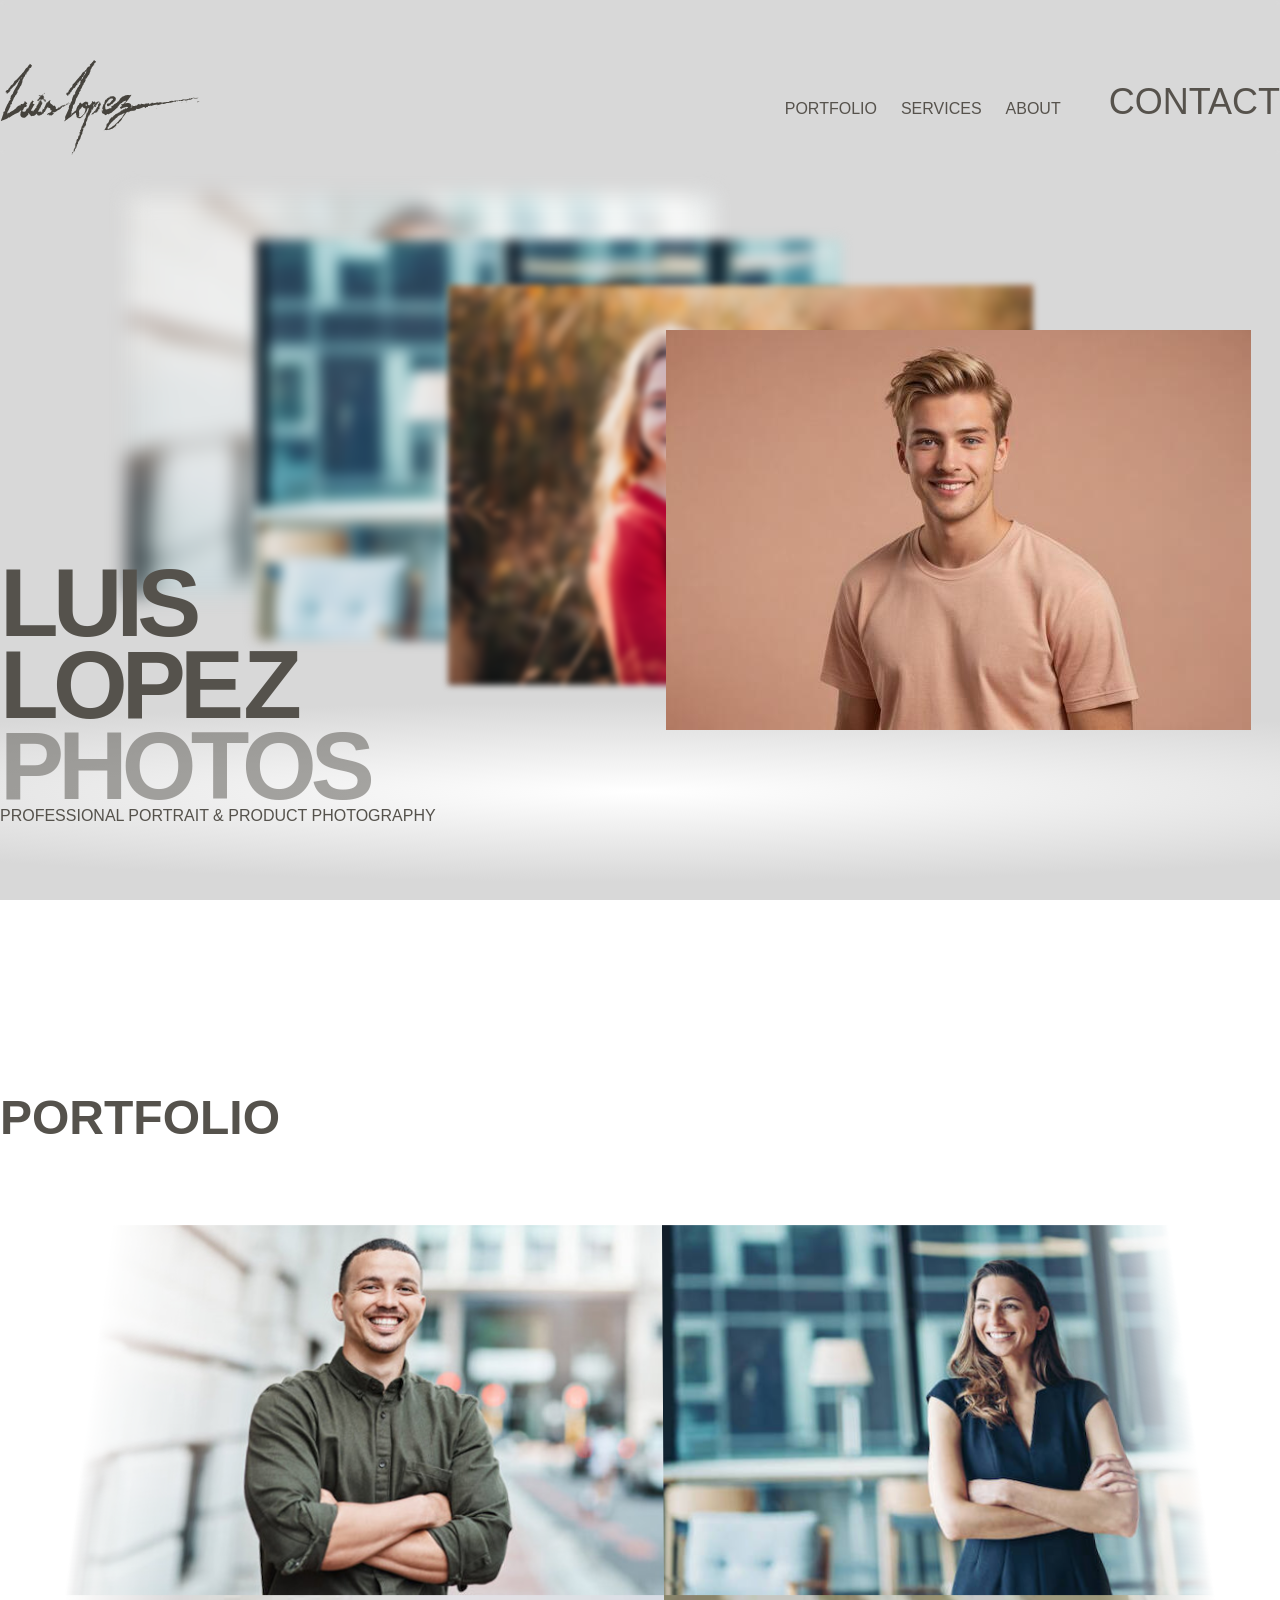
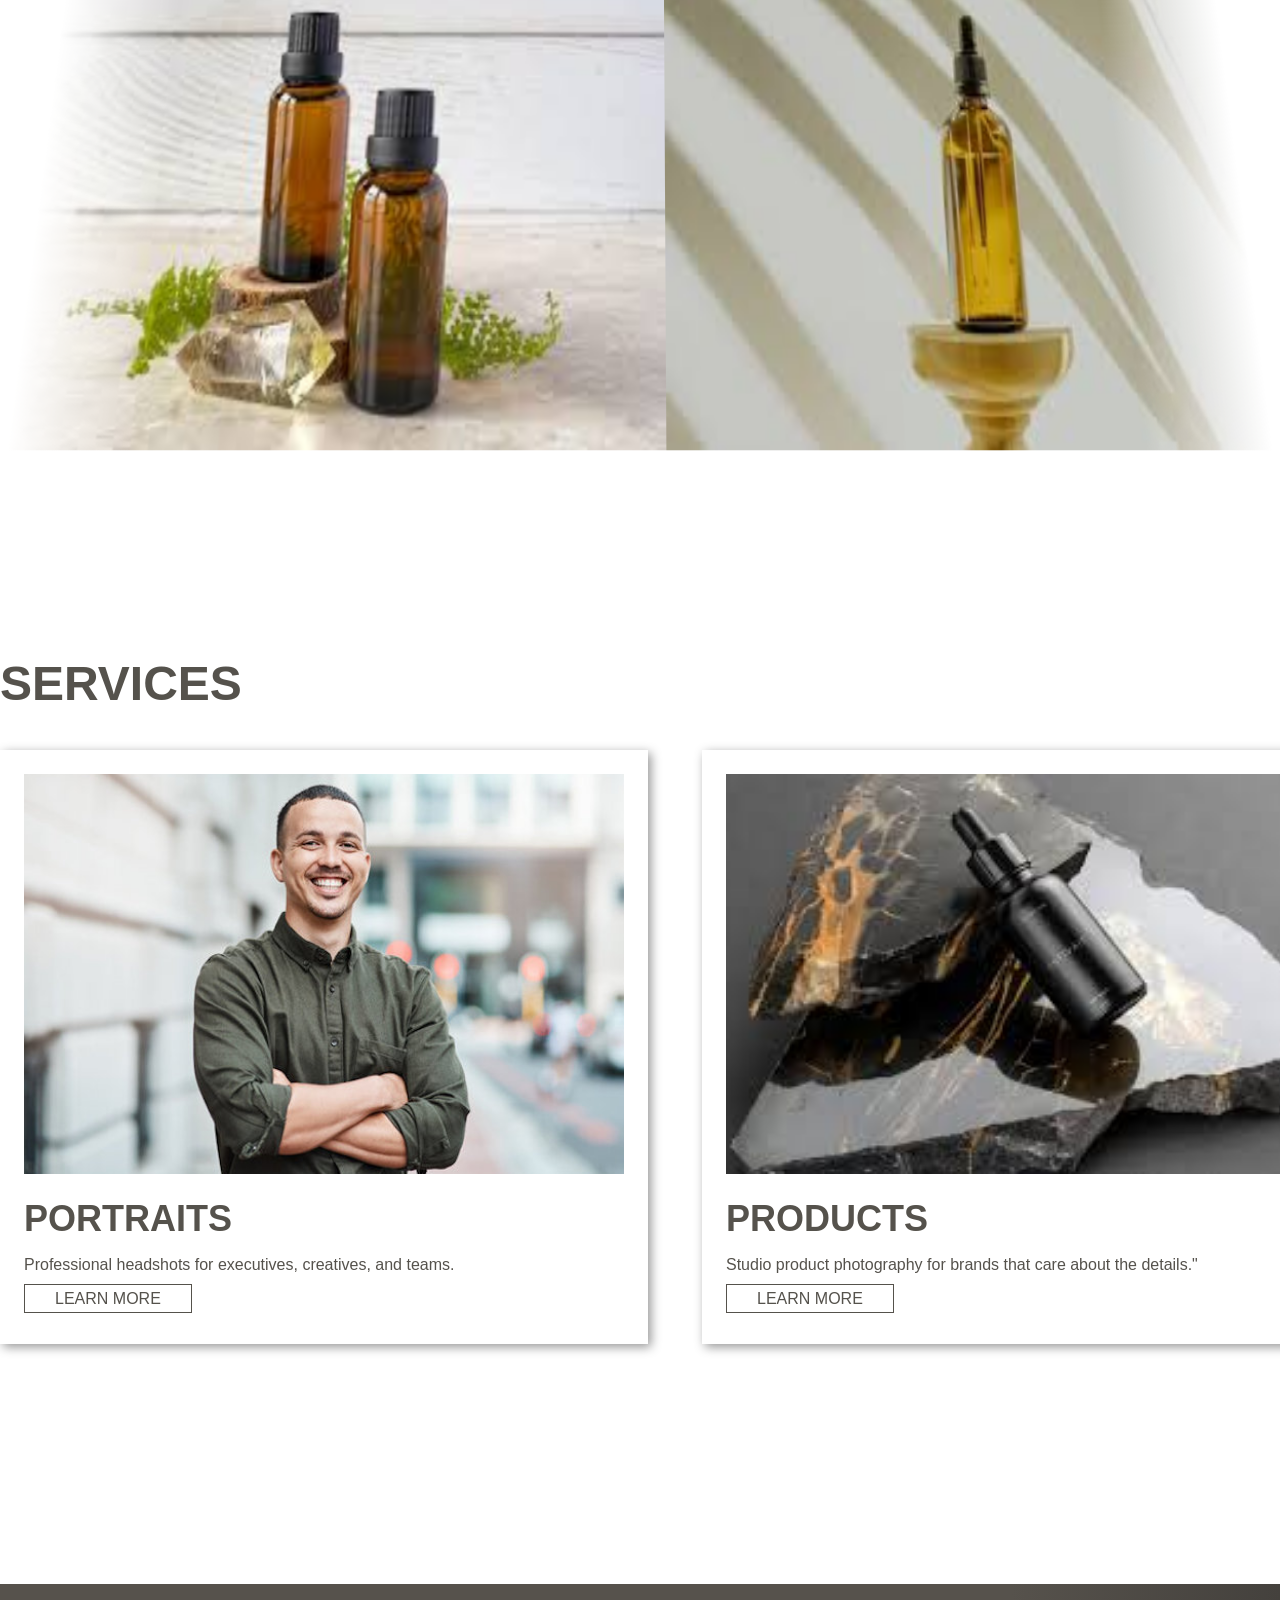
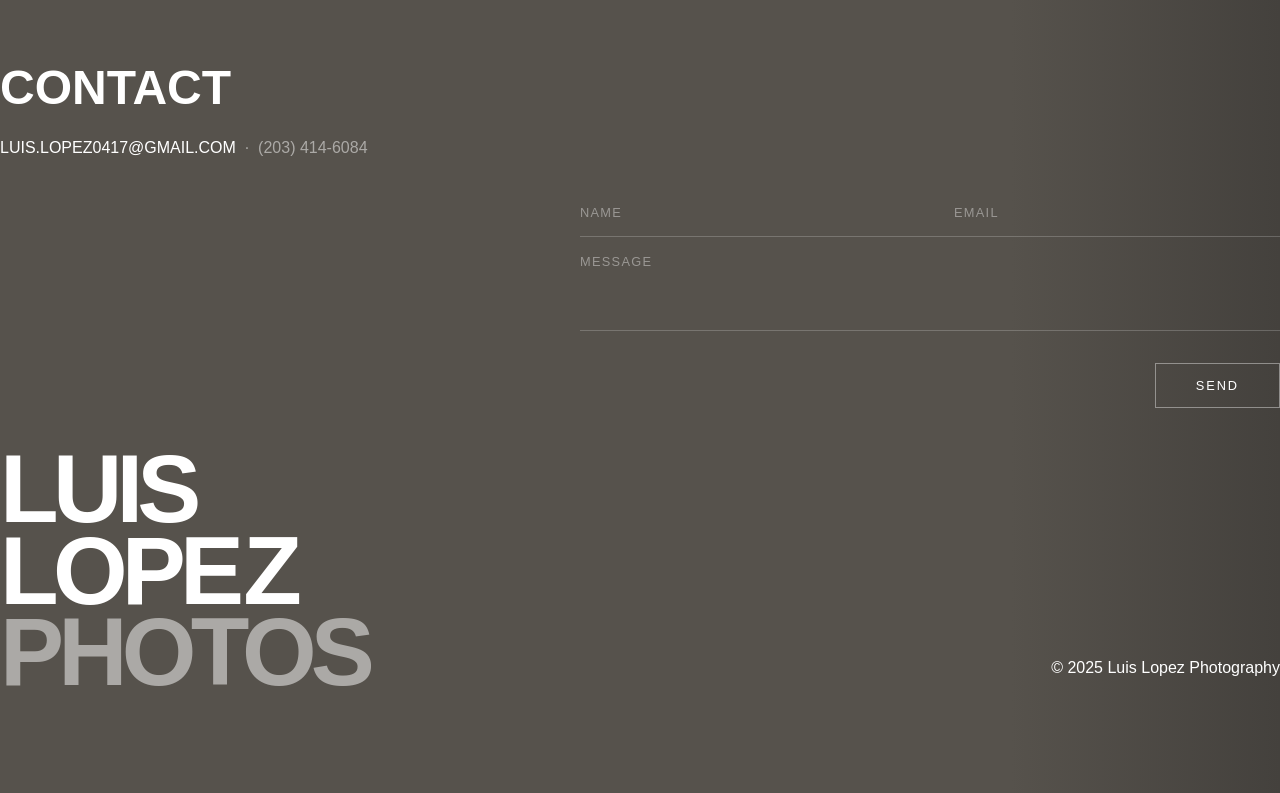
<file: index.html>
<!DOCTYPE html>
<html lang="en">
  <head>
    <meta charset="UTF-8" />
    <meta name="viewport" content="width=device-width, initial-scale=1.0" />
    <meta name="description" content="Your page description here" />
    <title>Luis Lopez Photos</title>
    <link rel="stylesheet" href="css/styles.css" />
  </head>
  <body>
    <header>
      <div class="container">
        <img class="logo" src="images/logo-mark.svg" alt="Luis Lopez Photography Logo">
        <div class="header-right">
          <nav aria-label="primary">
            <ul>
              <li><a href="portfolio/index.html">PORTFOLIO</a></li>
              <li><a href="services/index.html">SERVICES</a></li>
              <li><a href="about/index.html">ABOUT</a></li>
            </ul>
          </nav>
          <a href="#contact" class="header-cta">CONTACT</a>
        </div>
      </div>
    </header>
    <main>
      <section class="hero">
        <div class="container">
          <div class="hero-text">
            <h1>LUIS<br>LOPE<span class="kern-z">Z</span><br><span class="title-contrast">PHOTOS</span></h1>
            <p>PROFESSIONAL PORTRAIT &amp; PRODUCT PHOTOGRAPHY</p>
          </div>
          <div class="hero-images">
            <img src="images/1.jpg" alt="Hero Image 1" class="hero-image hero-image1">
            <img src="images/2.jpg" alt="Hero Image 2" class="hero-image hero-image2">
            <img src="images/3.jpg" alt="Hero Image 3" class="hero-image hero-image3">
            <img src="images/4.jpg" alt="Hero Image 4" class="hero-image hero-image4">
          </div>
        </div>
      </section>
      <section class="portfolio" id="portfolio">
        <div class="container">
          <h2>PORTFOLIO</h2>
        </div>
          <div class="portfolio-gallery">
            <div class="portfolio-portrait-gallery">
              <img src="images/1.jpg" alt="Portrait 1">
              <img src="images/2.jpg" alt="Portrait 2"> 
              <img src="images/3.jpg" alt="Portrait 3">
              <img src="images/1.jpg" alt="Portrait 1">
              <img src="images/2.jpg" alt="Portrait 2"> 
              <img src="images/3.jpg" alt="Portrait 3">
            </div>
            <div class="portfolio-product-gallery">
              <img src="images/7.jpg" alt="Product 1">
              <img src="images/8.jpg" alt="Product 2">
              <img src="images/9.jpg" alt="Product 3">
              <img src="images/10.jpg" alt="Product 1">
              <img src="images/7.jpg" alt="Product 2">
              <img src="images/8.jpg" alt="Product 3">
              <img src="images/7.jpg" alt="Product 1">
              <img src="images/8.jpg" alt="Product 2">
              <img src="images/9.jpg" alt="Product 3">
              <img src="images/10.jpg" alt="Product 1">
              <img src="images/7.jpg" alt="Product 2">
              <img src="images/8.jpg" alt="Product 3">
            </div>
          </div>
      </section>
      <section class="services" id="services">
        <div class="container">
          <h2>SERVICES</h2>
          <div class="cards">
            <div class="card">
              <div class="img-container">
                <img src="images/1.jpg" alt="Portrait session">
              </div>
              <h3 class="card-title">PORTRAITS</h3>
              <p>Professional headshots for executives, creatives, and teams.</p>
  <a class="learn-more" href="services/index.html#portraits">LEARN MORE</a>
            </div>
            <div class="card">
              <div class="img-container">
                <img src="images/10.jpg" alt="Portrait session">
              </div>
              <h3 class="card-title">PRODUCTS</h3>
              <p>Studio product photography for brands that care about the details."</p>
  <a class="learn-more" href="services/index.html#products">LEARN MORE</a>
            </div>
          </div>
        </div>
      </section>
      <section class="contact" id="contact">
        <div class="container">
          <h2>CONTACT</h2>
          <a href="mailto:hello@luislopezphoto.com">LUIS.LOPEZ0417@GMAIL.COM</a>
          <p>&nbsp;· &nbsp;(203) 414-6084</p>
          <form
            action='https://formspree.io/f/xqeydalv'
            method='POST'
            class="contact-form"
            >
              <input type="text" name="_gotcha" style="display:none"> <!-- honeypot -->
              <div class="form-row">
              <input type="text" name="name" placeholder="NAME" required>
              <input type="email" name="email" placeholder="EMAIL" required>
              </div>
              <textarea name="message" placeholder="MESSAGE" rows="4" required></textarea>
              <div class="form-submit">
              <button type="submit">SEND</button>
              </div>
            
          </form>
        </div>
      </section>
    </main>
    <footer>
      <div class="container">
        <div class="watermark">
          <p>LUIS<br>LOPE<span class="kern-z">Z</span><br><span class="title-contrast">PHOTOS</span></p>
        </div>
        <nav aria-label="footer">
          <p>© 2025 Luis Lopez Photography</p>
        </nav>
      </div>
    </footer>
  </body>
</html>
</file>
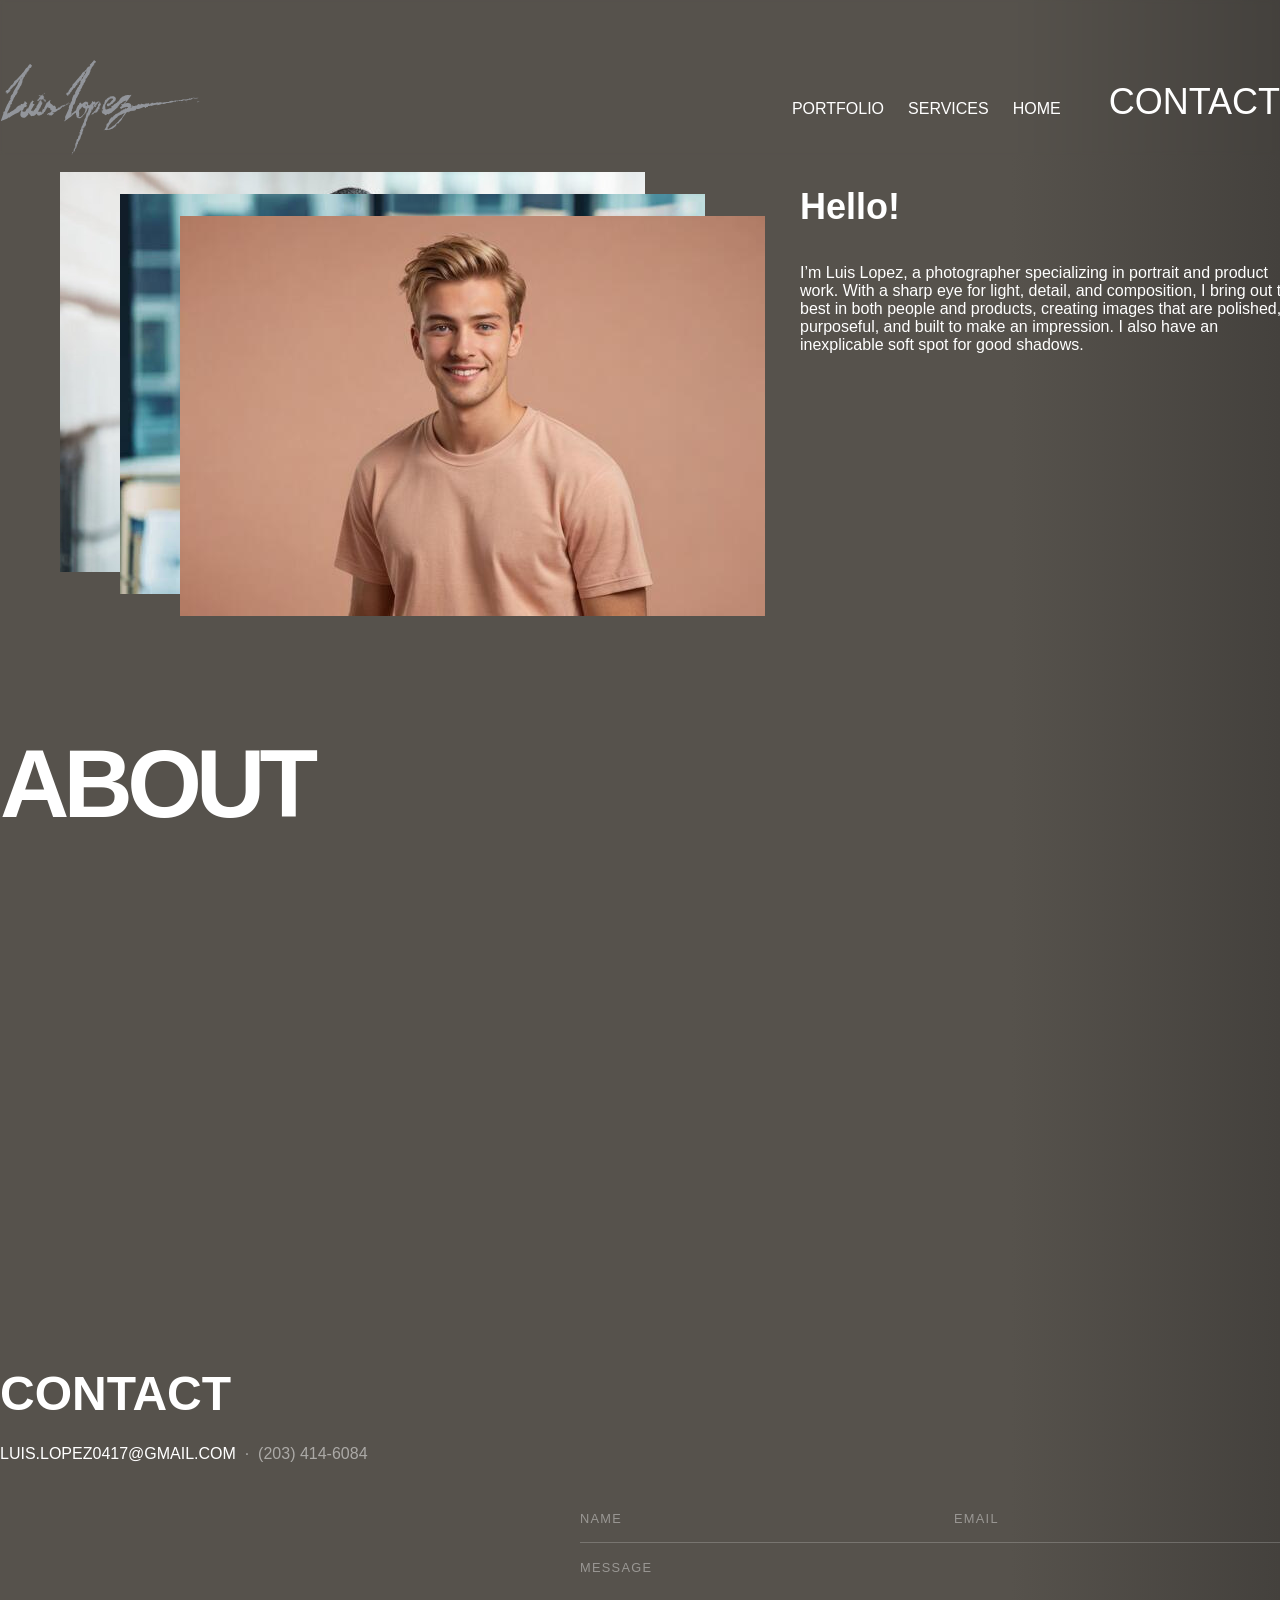
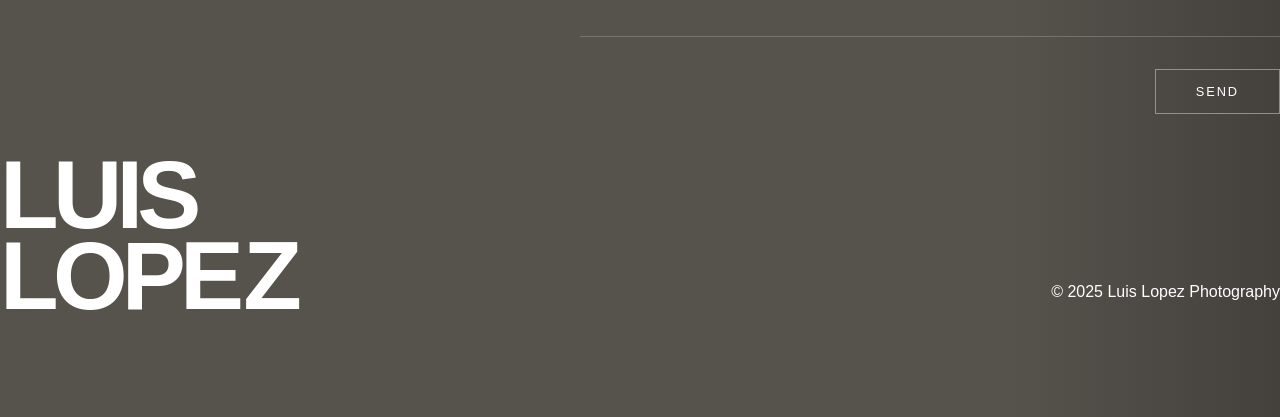
<file: about/index.html>
<!DOCTYPE html>
<html lang="en">
  <head>
    <meta charset="UTF-8" />
    <meta name="viewport" content="width=device-width, initial-scale=1.0" />
    <meta name="description" content="Your page description here" />
    <title>Luis Lopez About</title>
    <link rel="stylesheet" href="../css/styles.css" />
  </head>
  <body class="dark">
    <header>
      <div class="container">
        <img class="logo" src="../images/logo-mark.svg" alt="Luis Lopez Photography Logo">
        <div class="header-right">
          <nav aria-label="primary">
            <ul>
              <li><a href="../portfolio/index.html">PORTFOLIO</a></li>
              <li><a href="../index.html#services">SERVICES</a></li>
              <li><a href="../index.html">HOME</a></li>
            </ul>
          </nav>
          <a href="#contact" class="header-cta">CONTACT</a>
        </div>
      </div>
    </header>
    <main>
      <section class="hero">
        <div class="container">
          <div class="hero-text">
            <h1>ABOUT</h1>
          </div>
          <div class="picture-text-bio">
          <div class="bio-pics">
            <img src="../images/1.jpg" alt="Hero Image 1" class="bio-pic bio-pic1">
            <img src="../images/2.jpg" alt="Hero Image 2" class="bio-pic bio-pic2">
            <img src="../images/4.jpg" alt="Hero Image 4" class="bio-pic bio-pic4">
          </div>
          <div class="title-body-container bio">
        <h3>Hello!</h3>
        <p>I’m Luis Lopez, a photographer specializing in portrait and product work. With a sharp eye for light, detail, and composition, I bring out the best in both people and products, creating images that are polished, purposeful, and built to make an impression. I also have an inexplicable soft spot for good shadows.</p>
        </div>
        </div>
        </div>
      </section>
    </main>
    <section class="contact" id="contact">
        <div class="container">
          <h2>CONTACT</h2>
          <a href="mailto:hello@luislopezphoto.com">LUIS.LOPEZ0417@GMAIL.COM</a>
          <p>&nbsp;· &nbsp;(203) 414-6084</p>
          <form
            action='https://formspree.io/f/xqeydalv'
            method='POST'
            class="contact-form"
            >
              <input type="text" name="_gotcha" style="display:none"> <!-- honeypot -->
              <div class="form-row">
              <input type="text" name="name" placeholder="NAME" required>
              <input type="email" name="email" placeholder="EMAIL" required>
              </div>
              <textarea name="message" placeholder="MESSAGE" rows="4" required></textarea>
              <div class="form-submit">
              <button type="submit">SEND</button>
              </div>
            
          </form>
        </div>
      </section>
    </main>
    <footer>
      <div class="container">
        <div class="watermark">
          <p>LUIS<br>LOPE<span class="kern-z">Z</span></p>
        </div>
        <nav aria-label="footer">
          <p>© 2025 Luis Lopez Photography</p>
        </nav>
      </div>
    </footer>
  </body>
</html>
</file>
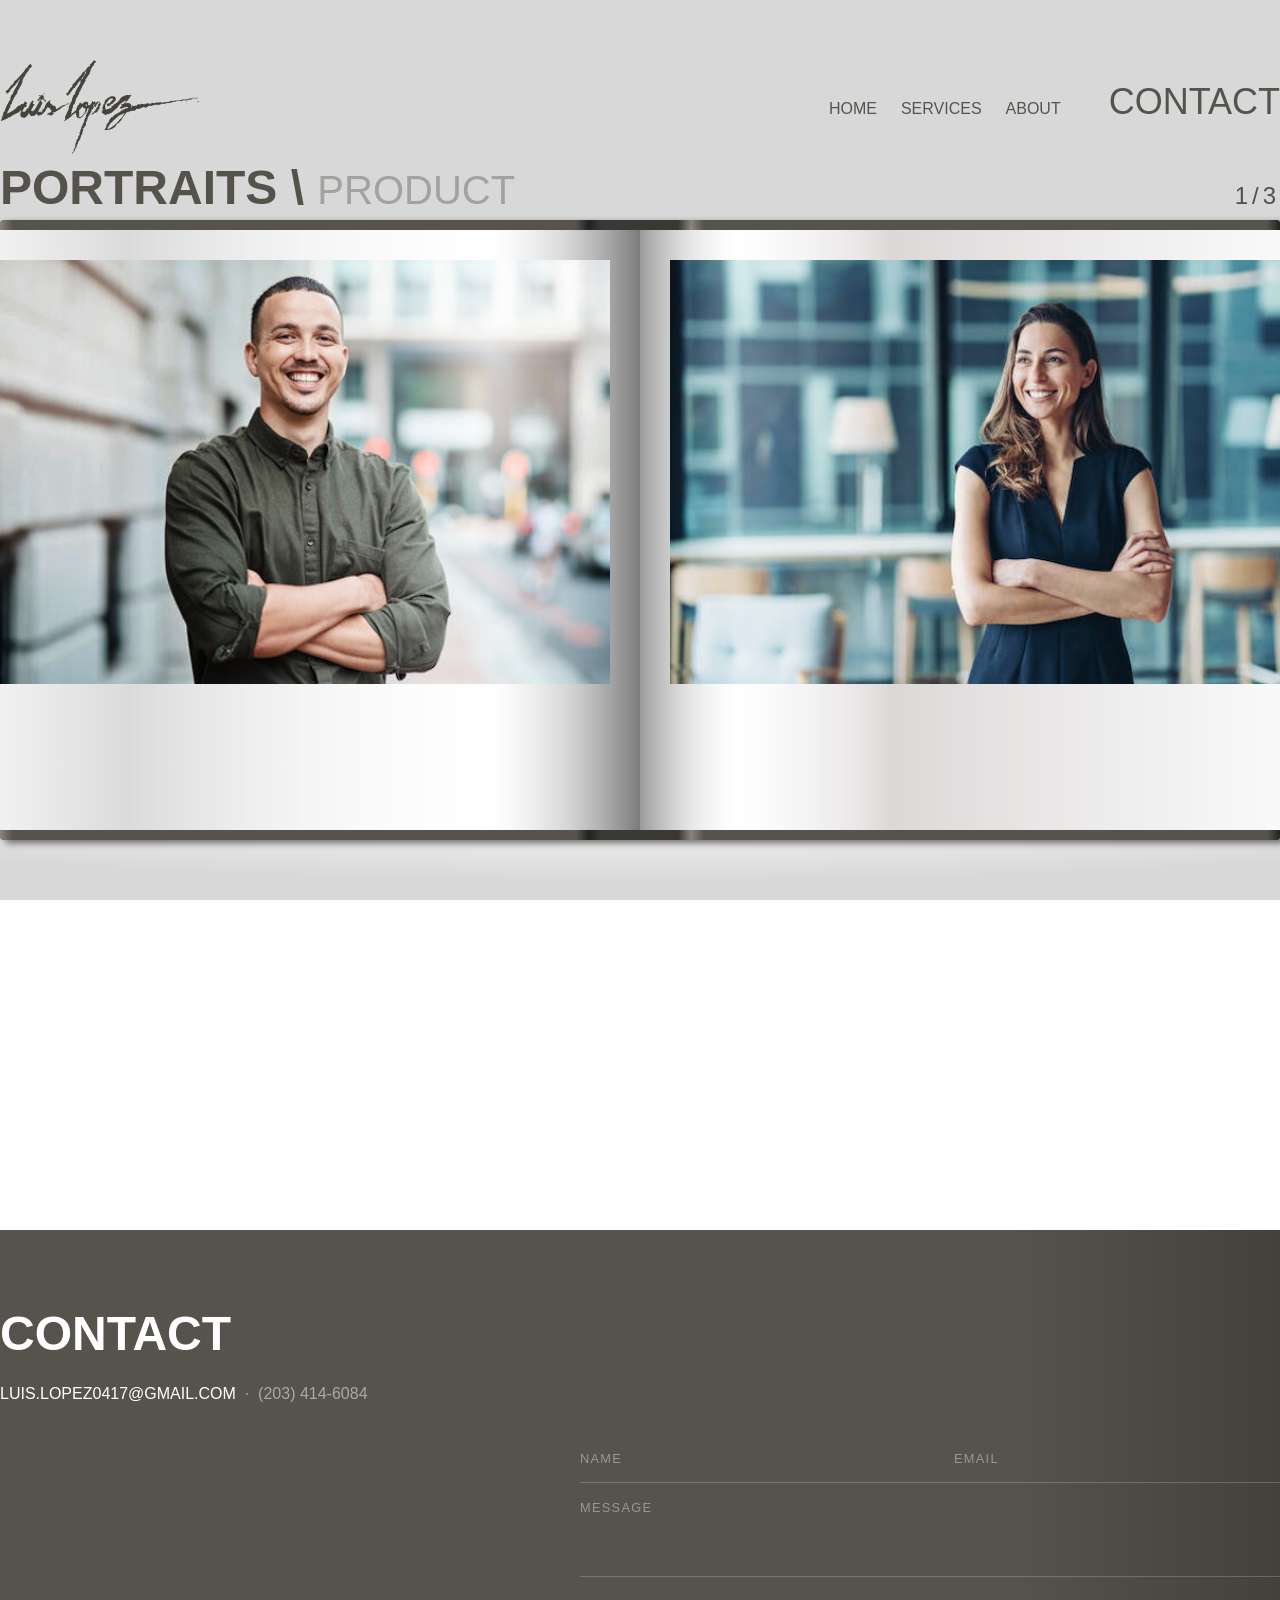
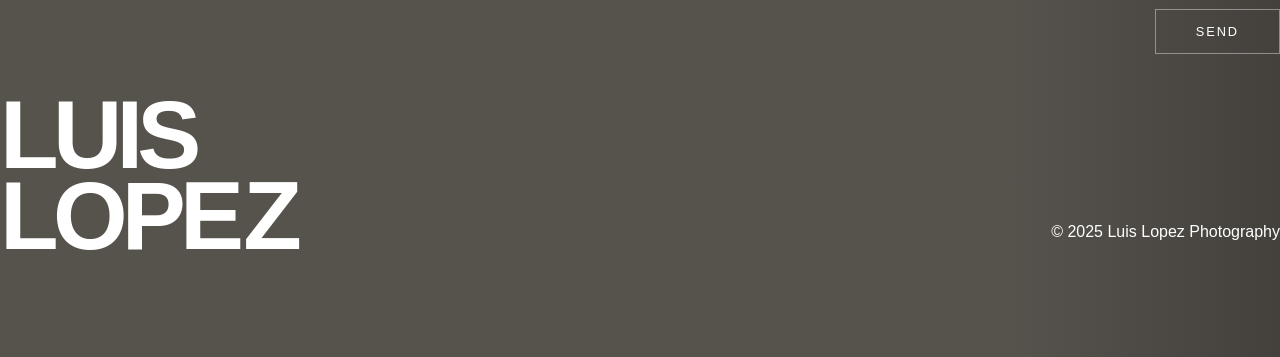
<file: portfolio/index.html>
<!DOCTYPE html>
<html lang="en">
  <head>
    <meta charset="UTF-8" />
    <meta name="viewport" content="width=device-width, initial-scale=1.0" />
    <meta name="description" content="Your page description here" />
    <title>Luis Lopez Portfolio</title>
    <link rel="stylesheet" href="../css/styles.css" />
  </head>
  <body>
  	<header>
      <div class="container">
        <img class="logo" src="../images/logo-mark.svg" alt="Luis Lopez Photography Logo">
        <div class="header-right">
          <nav aria-label="primary">
            <ul>
              <li><a href="../index.html">HOME</a></li>
              <li><a href="../services/index.html" >SERVICES</a></li>
              <li><a href="../about/index.html">ABOUT</a></li>
            </ul>
          </nav>
          <a href="#contact" class="header-cta">CONTACT</a>
        </div>
      </div>
    </header>
    <div class="albums">
    <div class="portfolio-header">
      <h2><span id="portraits-label" class="album-highlight">PORTRAITS</span> <span id="slash"> \ </span> <span id="product-label" class="album-dehighlight">PRODUCT</span></h2>
      <h4>01/05</h4>
    </div>
  	<div class="album">
  	  <div class="page-edge2"></div>
  	  <div class="page-edge1"></div>	
  	  <div class="page-1">
  		<img class="page-image1" src="../images/1.jpg" alt="photograph">
  	  </div>
  	  <div class="page-2">
  		<img class="page-image2" src="../images/2.jpg" alt="photograph">
  	  </div>
  	  <div class="page-edge1"></div>
  	  <div class="page-edge2"></div>
  	</div>
    </div>
  	<section class="contact" id="contact">
        <div class="container">
          <h2>CONTACT</h2>
          <a href="mailto:hello@luislopezphoto.com">LUIS.LOPEZ0417@GMAIL.COM</a>
          <p>&nbsp;· &nbsp;(203) 414-6084</p>
          <form
            action='https://formspree.io/f/xqeydalv'
            method='POST'
            class="contact-form"
            >
              <input type="text" name="_gotcha" style="display:none"> <!-- honeypot -->
              <div class="form-row">
              <input type="text" name="name" placeholder="NAME" required>
              <input type="email" name="email" placeholder="EMAIL" required>
              </div>
              <textarea name="message" placeholder="MESSAGE" rows="4" required></textarea>
              <div class="form-submit">
              <button type="submit">SEND</button>
              </div>
            
          </form>
        </div>
      </section>
    </main>
    <footer>
      <div class="container">
        <div class="watermark">
          <p>LUIS<br>LOPE<span class="kern-z">Z</span></p>
        </div>
        <nav aria-label="footer">
          <p>© 2025 Luis Lopez Photography</p>
        </nav>
      </div>
    </footer>
  </body>
  <script src="../js/main.js"></script>
</html>
</file>
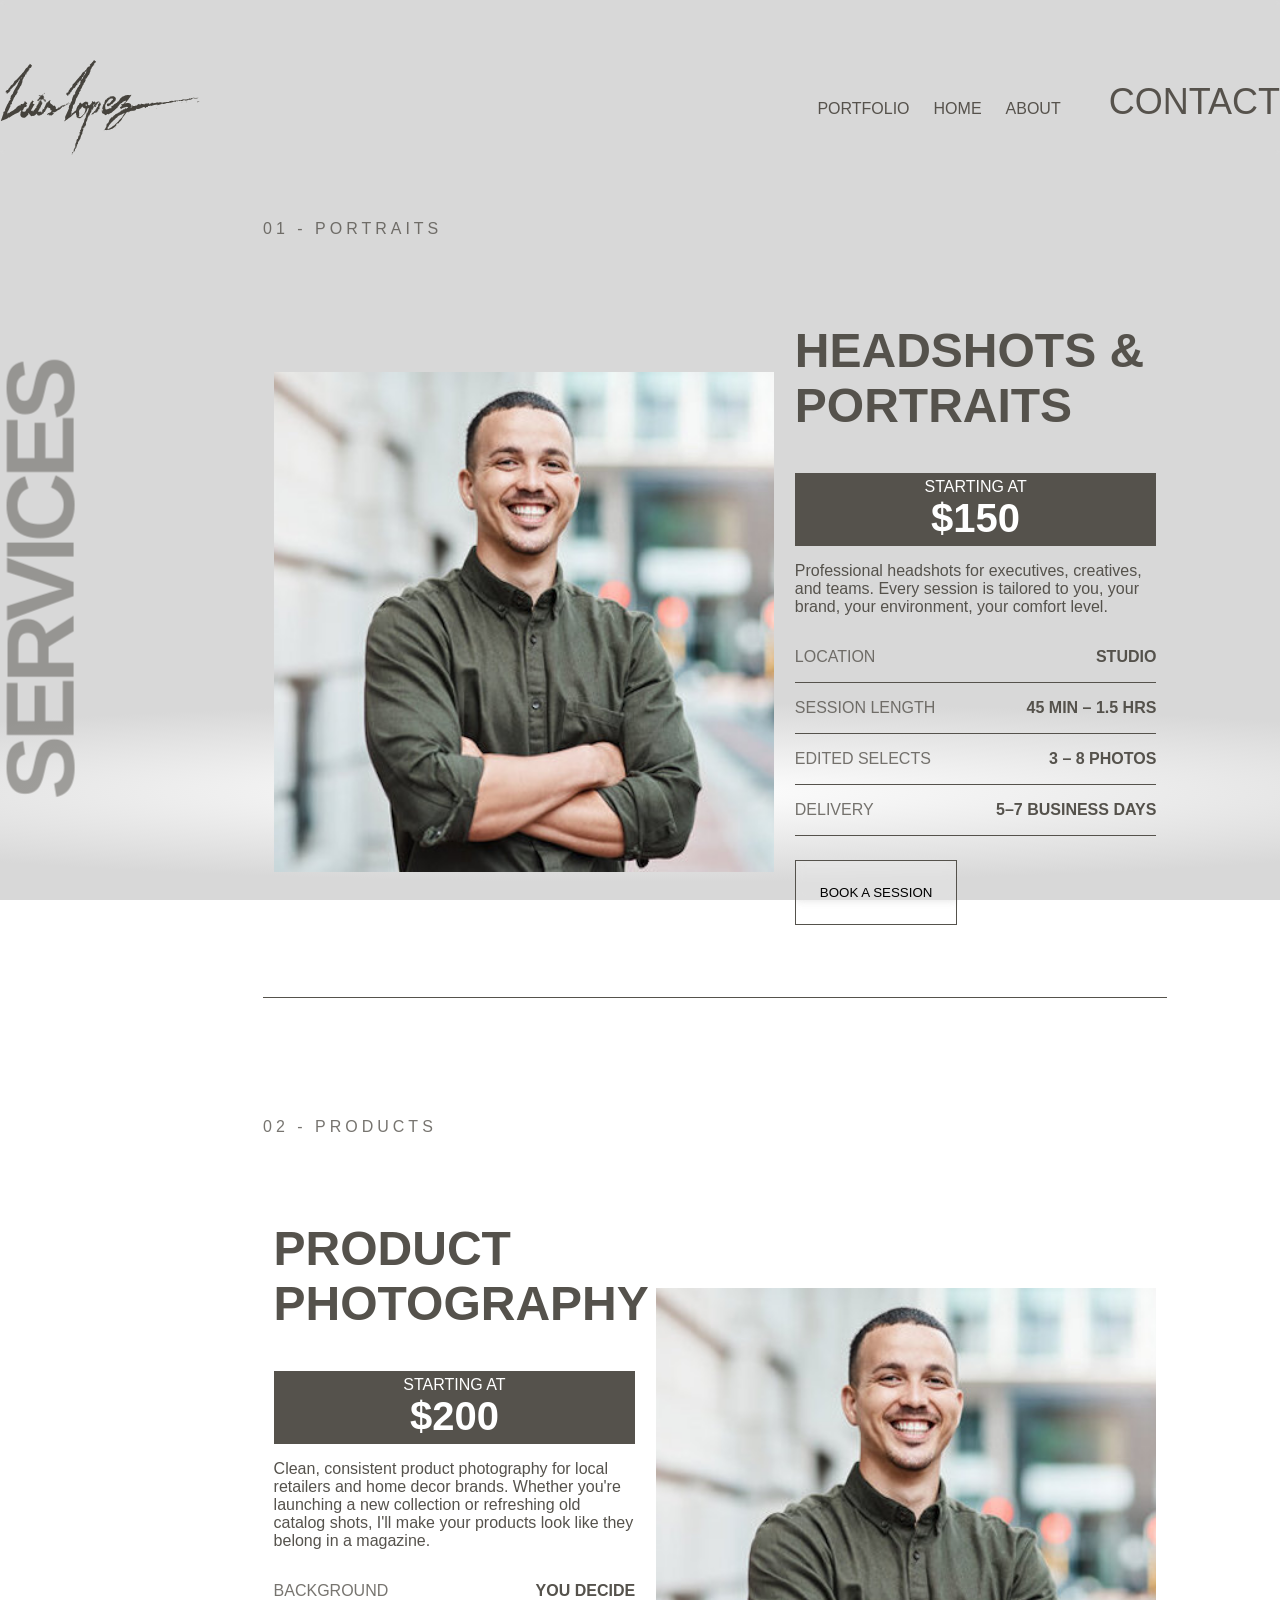
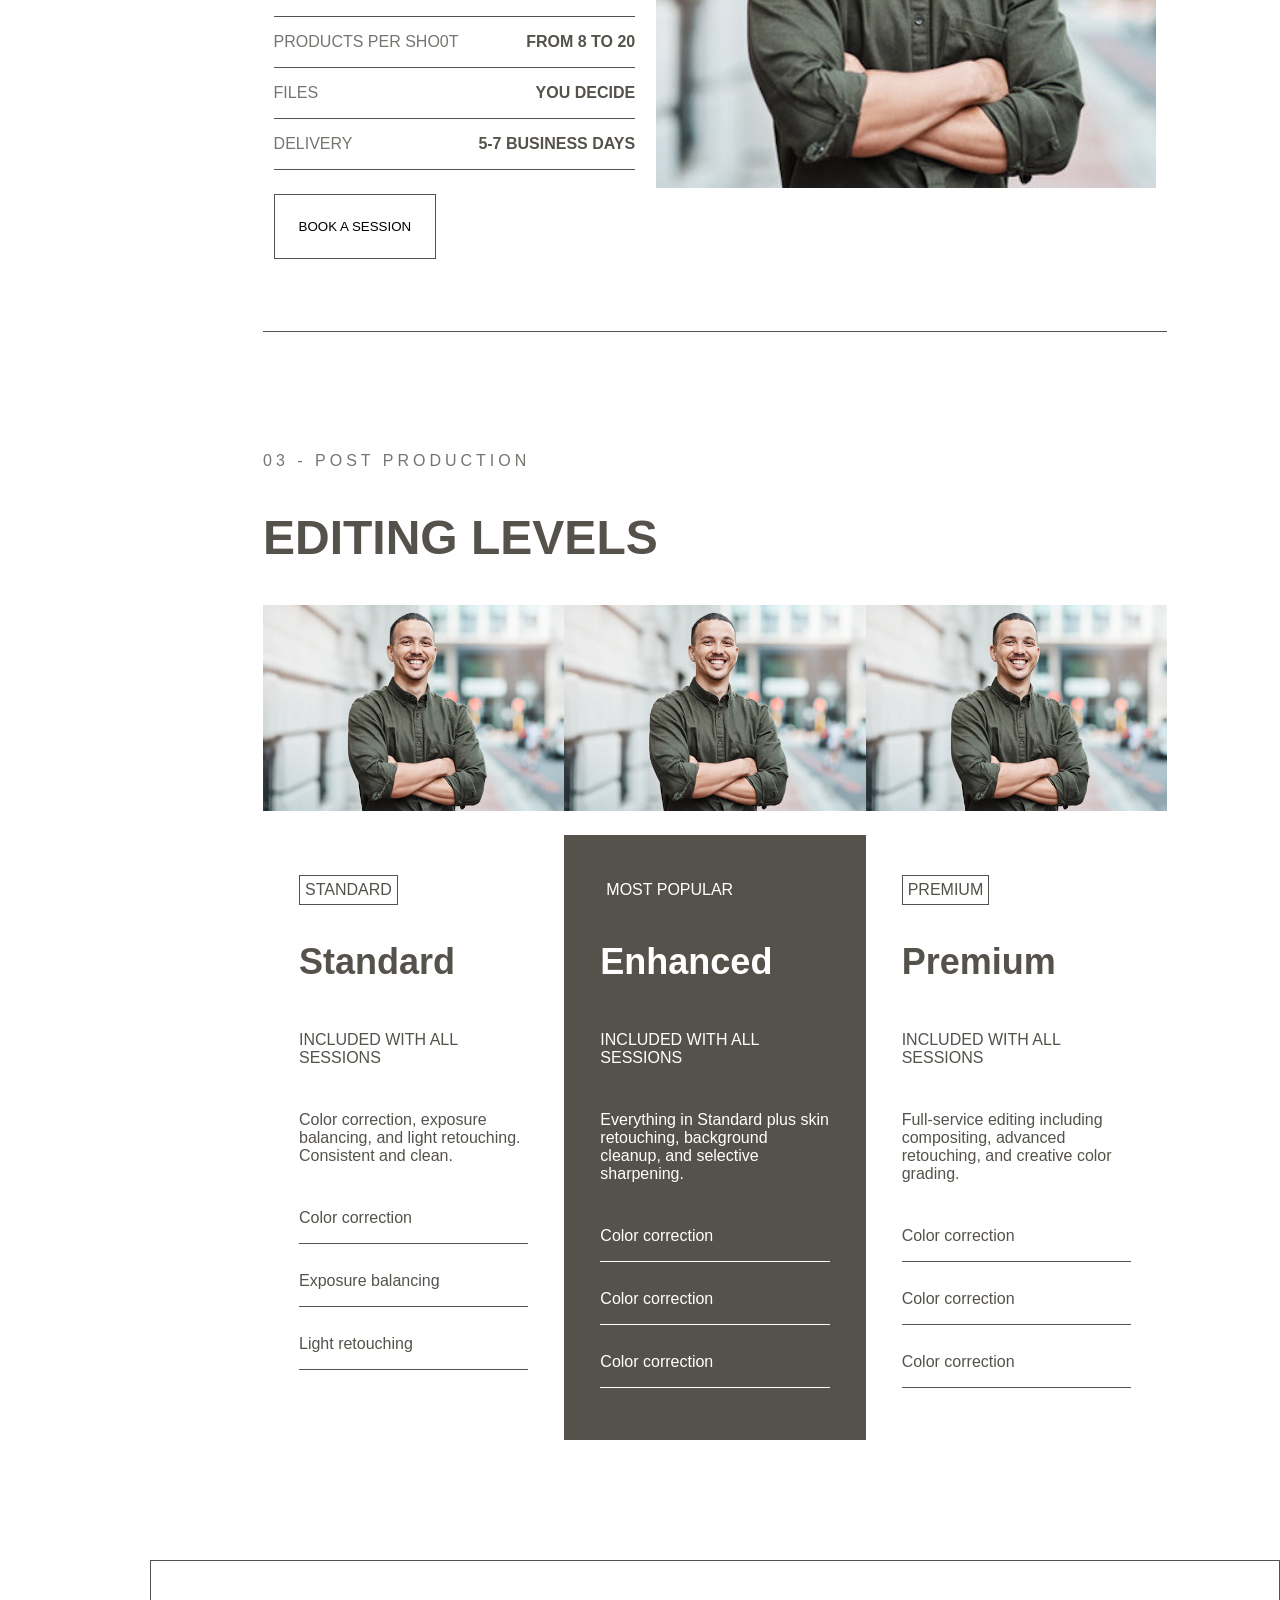
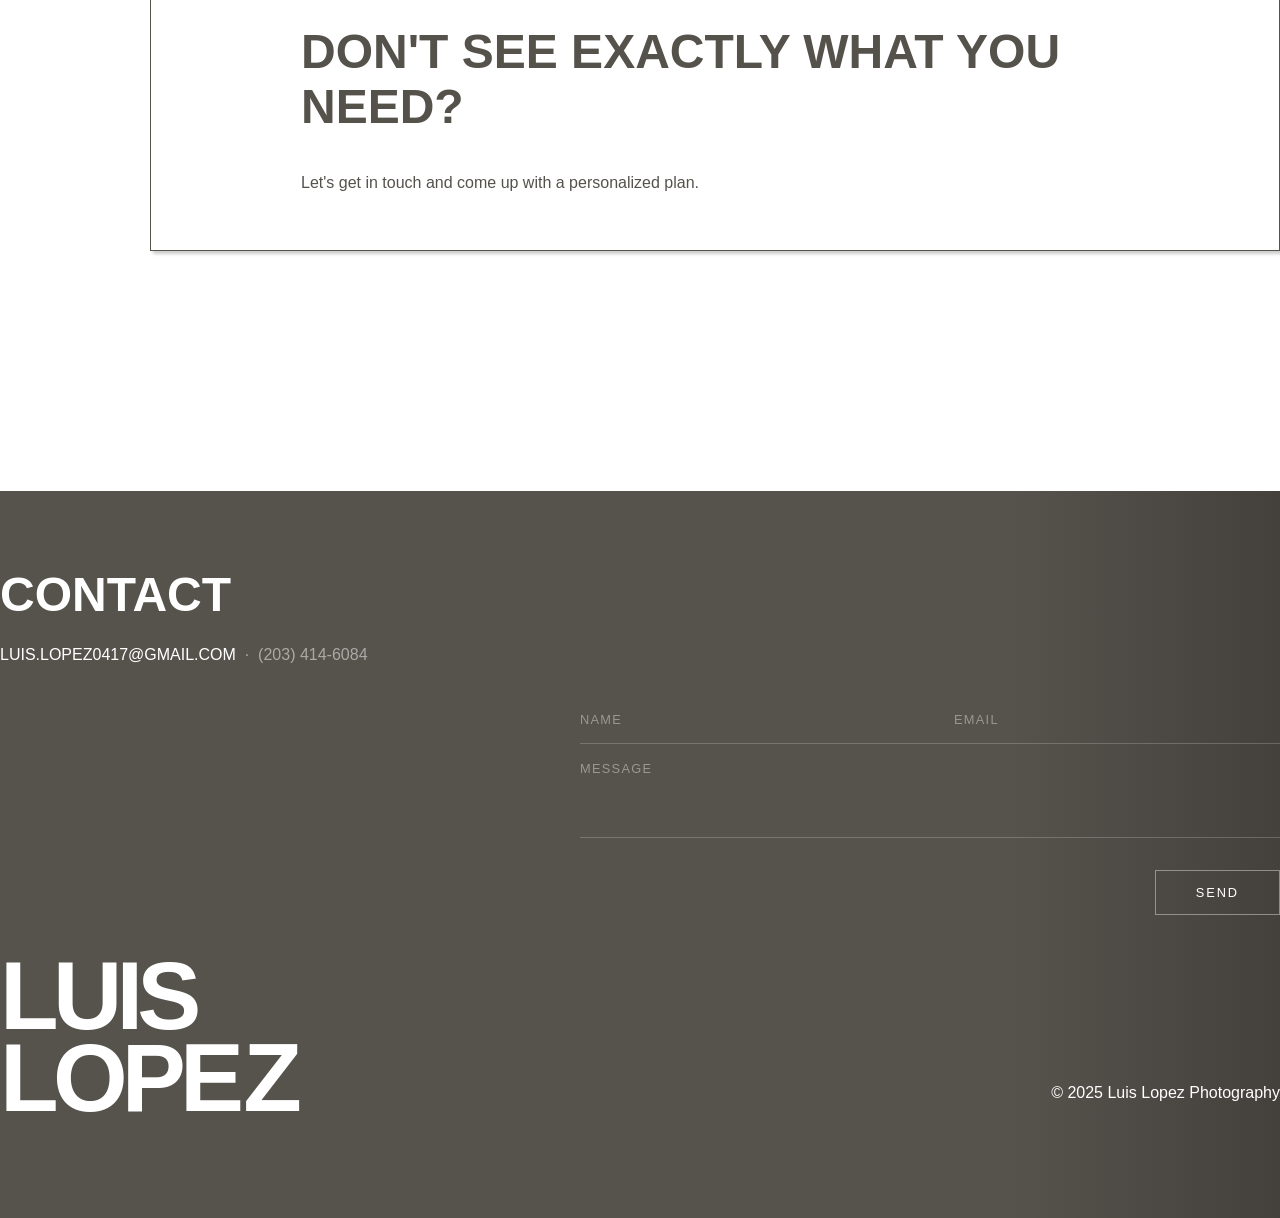
<file: services/index.html>
<!DOCTYPE html>
<html lang="en">
  <head>
    <meta charset="UTF-8" />
    <meta name="viewport" content="width=device-width, initial-scale=1.0" />
    <meta name="description" content="Your page description here" />
    <title>Luis Lopez Services</title>
    <link rel="stylesheet" href="../css/styles.css" />
  </head>
  <body>
    <header>
      <div class="container">
        <img class="logo" src="../images/logo-mark.svg" alt="Luis Lopez Photography Logo">
        <div class="header-right">
          <nav aria-label="primary">
            <ul>
              <li><a href="../portfolio/index.html">PORTFOLIO</a></li>
              <li><a href="../index.html">HOME</a></li>
              <li><a href="../about/index.html">ABOUT</a></li>
            </ul>
          </nav>
          <a href="#contact" class="header-cta">CONTACT</a>
        </div>
      </div>
    </header>
    <main class="services-main">
      <h1 class="vertical-header">SERVICES</h1>
      <section class="services-info" id="portraits">
        <h4>01 - PORTRAITS</h4>
        <section class="service-container">
          <div class="img-container service-image">
                <img src="../images/1.jpg" alt="Portrait session">
          </div>
          <div class="service-info">
            <h2>HEADSHOTS &<br>PORTRAITS</h2>
            <h3 class="starting-price">STARTING&nbsp;AT<br><span>$150</span></h3>
            <p>Professional headshots for executives, creatives, and teams. Every session is tailored to you, your brand, your environment, your comfort level.</p>
            <div class="service-facts">
              <p class="service-question">Location</p>
              <p class="service-fact">Studio</p>
            </div>
            <div class="service-facts">
              <p class="service-question">Session length</p>
              <p class="service-fact">45 min – 1.5 hrs</p>
            </div>
            <div class="service-facts">
              <p class="service-question">Edited selects</p>
              <p class="service-fact">3 – 8 photos</p>
            </div>
            <div class="service-facts">
              <p class="service-question">Delivery</p>
              <p class="service-fact">5–7 business days</p>
            </div>
            <button class="button-secondary">BOOK A SESSION</button>
          </div>
        </section>
      </section>
      <section class="services-info" id="products">
        <h4>02 - PRODUCTS</h4>
        <section class="service-container">
          <div class="service-info">
            <h2>PRODUCT PHOTOGRAPHY</h2>
            <h3 class="starting-price">STARTING&nbsp;AT<br><span>$200</span></h3>
            <p>Clean, consistent product photography for local retailers and
    home decor brands. Whether you're launching a new collection
    or refreshing old catalog shots, I'll make your products
    look like they belong in a magazine.</p>
            <div class="service-facts">
              <p class="service-question">background</p>
              <p class="service-fact">You decide</p>
            </div>
            <div class="service-facts">
              <p class="service-question">products per sho0t</p>
              <p class="service-fact">from 8 to 20</p>
            </div>
            <div class="service-facts">
              <p class="service-question">files</p>
              <p class="service-fact">You decide</p>
            </div>
            <div class="service-facts">
              <p class="service-question">delivery</p>
              <p class="service-fact">5-7 business days</p>
            </div>
            <button class="button-secondary">BOOK A SESSION</button>
          </div>
          <div class="img-container service-image">
                <img src="../images/1.jpg" alt="Portrait session">
          </div>
        </section>
      </section>
      <section>
      </section>
      <section class="services-info levels-info">
        <h4>03 - POST PRODUCTION</h4>
         <h2>EDITING LEVELS</h2>
         <div class="editing-images">
          <img src="../images/1.jpg">
          <img src="../images/1.jpg">
          <img src="../images/1.jpg">
        </div>
            <div class="editing-levels">
              <div class="editing-level">
                <p class="category-tag">STANDARD</p>
                <h3>Standard</h3>
                <p class="category-price">INCLUDED WITH ALL SESSIONS</p>
                <p>Color correction, exposure balancing, and light retouching. Consistent and clean.</p>
                <p class="category-feature"> Color correction</p>
                <p class="category-feature"> Exposure balancing</p>
                <p class="category-feature"> Light retouching</p>
              </div>
              <div class="editing-level optimal-level">
                <p class="category-tag">MOST POPULAR</p>
                <h3>Enhanced</h3>
                <p class="category-price">INCLUDED WITH ALL SESSIONS</p>
                <p>Everything in Standard plus skin retouching, background cleanup, and selective sharpening.</p>
                <p class="category-feature"> Color correction</p>
                <p class="category-feature"> Color correction</p>
                <p class="category-feature"> Color correction</p>
              </div>
              <div class="editing-level">
                <p class="category-tag">PREMIUM</p>
                <h3>Premium</h3>
                <p class="category-price">INCLUDED WITH ALL SESSIONS</p>
                <p>Full-service editing including compositing, advanced retouching, and creative color grading.</p>
                <p class="category-feature"> Color correction</p>
                <p class="category-feature"> Color correction</p>
                <p class="category-feature"> Color correction</p>
              </div>
            </div>
      </section>
      <section class="services-info pitch">
        <h2>DON'T SEE EXACTLY WHAT YOU NEED?</h2>
        <p>Let's get in touch and come up with a personalized plan.</p>
      </section>
    </main>
    <section class="contact" id="contact">
      <div class="container">
        <h2>CONTACT</h2>
        <a href="mailto:hello@luislopezphoto.com">LUIS.LOPEZ0417@GMAIL.COM</a>
        <p>&nbsp;· &nbsp;(203) 414-6084</p>
        <form
          action='https://formspree.io/f/xqeydalv'
          method='POST'
          class="contact-form"
        >
          <input type="text" name="_gotcha" style="display:none"> <!-- honeypot -->
          <div class="form-row">
            <input type="text" name="name" placeholder="NAME" required>
            <input type="email" name="email" placeholder="EMAIL" required>
          </div>
          <textarea name="message" placeholder="MESSAGE" rows="4" required></textarea>
          <div class="form-submit">
            <button type="submit">SEND</button>
          </div>
        </form>
      </div>
    </section>
    <footer>
      <div class="container">
        <div class="watermark">
          <p>LUIS<br>LOPE<span class="kern-z">Z</span></p>
        </div>
        <nav aria-label="footer">
          <p>© 2025 Luis Lopez Photography</p>
        </nav>
      </div>
    </footer>
  </body>
</html>
</file>
<file: css/styles.css>
/* ============================================
   TABLE OF CONTENTS
   1. Reset & Base
   2. Typography
   3. Animations
   4. Layout Utilities
   5. Header & Nav
   6. Hero
   7. Portfolio (Homepage)
   8. Services (Homepage)
   9. Contact & Form
   10. Footer
   11. About Page
   12. Portfolio Page
   13. Services Page
============================================ */
 
 
/* ============================================
   1. RESET & BASE
============================================ */
 
* {
	font-family: helvetica;
	box-sizing: border-box;
}
 
body {
	background: radial-gradient(ellipse 80% 10% at 50% 88%, #ffffff, #d8d8d8);
	background-attachment: fixed;
	min-height: 100vh;
	margin: 0;
}
 
 
/* ============================================
   2. TYPOGRAPHY
============================================ */
 
h1, h2, h3, h4, p, li, a {
	color: #55524C;
}
 
h1 {
	font-size: 6rem;
	font-weight: bold;
	line-height: .85;
	letter-spacing: -.06em;
	margin-bottom: 0;
}
 
h2 {
	font-size: 3rem;
}
 
h3 {
	font-size: 2.25rem;
}
 
h4 {
	font-weight: 400;
	letter-spacing: 4px;
}

p {
	font-size: 1rem;
}
 
a {
	text-decoration: none;
}
 
.kern-z {
	margin-left: .05em;
}

.title-contrast {
	opacity: .5;
}
 
 
/* ============================================
   3. ANIMATIONS
============================================ */
 
@keyframes bounce {
	0%, 100% { transform: translateY(0); }
	50% { transform: translateY(-10px); }
}
 
@keyframes fade-in {
	0% { opacity: 0; }
	100% { opacity: 100; }
}
 
@keyframes scroll-left {
	0% { transform: translateX(0); }
	100% { transform: translateX(-1755px); }
}
 
 
/* ============================================
   4. LAYOUT UTILITIES
============================================ */
 
.container {
	width: 100%;
	max-width: 1400px;
	margin: 0 auto;
}
 
main {
	padding-top: 150px;
}

.img-container {
  width: 600px; 
  height: 400px;
  overflow: hidden;
}

.img-container img {
  width: 100%;
  height: 100%;
  object-fit: cover;
}
 
 
/* ============================================
   5. HEADER & NAV
============================================ */
 
header {
	padding: 60px 0 0 0;
	width: 100%;
	position: fixed;
	z-index: 2;
	mix-blend-mode: difference;
	backdrop-filter: blur(2px);
}
 
header a {
	color: #82868C;
}
 
header .container {
	display: flex;
	justify-content: space-between;
	align-items: center;
}
 
.header-right {
	display: flex;
	gap: 48px;
	align-items: baseline;
}
 
.header-cta {
	font-size: 2.25rem;
	text-decoration: none;
}
 
.header-cta:hover {
	transform: scale(1.05);
	color: lightcyan;
}
 
.logo {
	width: 200px;
	color: #82868C;
}
 
nav ul {
	list-style: none;
	display: flex;
	gap: 24px;
}
 
 
/* ============================================
   6. HERO
============================================ */
 
.hero {
	position: relative;
	height: 100vh;
}
 
.hero-text {
	position: absolute;
	bottom: 225px;
	z-index: 2;
}
 
.hero-text p {
	margin: 0;
}
 
.hero-image {
	animation: bounce 4s ease-in-out infinite, fade-in 1s forwards;
}
 
.hero-image1 {
	opacity: 0;
	position: absolute;
	top: 5%;
	left: 10%;
	filter: blur(10px);
	animation-delay: 0.1s;
}
 
.hero-image2 {
	opacity: 0;
	position: absolute;
	top: 10%;
	left: 20%;
	filter: blur(6px);
	animation-delay: 0.2s;
}
 
.hero-image3 {
	opacity: 0;
	position: absolute;
	top: 15%;
	left: 35%;
	filter: blur(3px);
	animation-delay: 0.27s;
}
 
.hero-image4 {
	opacity: 0;
	position: absolute;
	top: 20%;
	left: 52%;
	animation-delay: 0.35s;
}
 
.hero-image:hover {
	z-index: 1;
	scale: 1.03;
	filter: blur(0);
	transition: .3s;
}
 
 
/* ============================================
   7. PORTFOLIO (HOMEPAGE)
============================================ */
 
.portfolio {
	flex-direction: column;
}
 
.portfolio-gallery {
	margin: auto;
	width: 90%;
	overflow: hidden;
	transform: perspective(800px) rotateX(10deg);
	-webkit-mask-image: linear-gradient(
		to right,
		transparent,
		black 10%,
		black 90%,
		transparent
	);
}
 
.portfolio-portrait-gallery {
	display: flex;
	animation: scroll-left 17s linear infinite;
	will-change: transform;
}
 
.portfolio-product-gallery {
	display: flex;
	animation: scroll-left 17s linear infinite reverse;
	will-change: transform;
}
 
.portfolio-portrait-gallery img,
.portfolio-product-gallery img {
	width: 600px;
	flex-shrink: 0;
}
 
.portfolio-product-gallery:hover,
.portfolio-portrait-gallery:hover {
	animation-play-state: paused;
}
 
.portfolio img:hover {
	transform: scale(1.05);
}
 
 
/* ============================================
   8. SERVICES (HOMEPAGE)
============================================ */
 
.services {
	display: flex;
	flex-direction: column;
	margin-top: 200px;
}
 
.cards {
	display: flex;
	justify-content: space-between;
	max-width: 1350px;
	width: 1350px;
	margin: auto;
}
 
.card {
	background-color: white;
	padding: 24px 24px 36px;
	box-shadow: 3px 3px 10px #969696;
}
 
.card h3 {
	margin: 24px 0 16px;
}
 
.card:hover {
	scale: 1.01;
	box-shadow: 5px 5px 15px #9a9a9a;
	background-color: white;
}

.learn-more {
	width: fit-content;
	border: 1px solid #55524C;
	padding: 5px 30px;
	margin: 100px 0 36px;
}
 
.learn-more:hover {
	background: #55524C;
	color: white;
	padding: 6px 31px;
}
 
/* ============================================
   9. CONTACT & FORM
============================================ */
 
.contact {
	padding: 36px 0 40px;
	margin-top: 240px;
	background: linear-gradient(to right, #56524c 79%, #44413d);
	max-width: none;
}
 
.contact h2,
.contact p,
.contact a {
	color: white;
}
 
.contact p {
	display: inline;
	opacity: 50%;
}
 
.contact h2 {
	margin-bottom: 24px;
}
 
.contact-form {
	display: flex;
	flex-direction: column;
	margin-top: 32px;
	max-width: 700px;
	margin-left: auto;
}
 
.form-row {
	display: grid;
	grid-template-columns: 1fr 1fr;
}
 
.contact-form input,
.contact-form textarea {
	background: transparent;
	border: none;
	border-bottom: 1px solid rgba(255,255,255,0.2);
	padding: 16px 0;
	color: white;
	font-family: helvetica, sans-serif;
	font-size: 0.8rem;
	letter-spacing: 0.1em;
	outline: none;
	resize: none;
}
 
.contact-form input:focus,
.contact-form textarea:focus {
	border-bottom-color: white;
}
 
.contact-form input::placeholder,
.contact-form textarea::placeholder {
	color: rgba(255,255,255,0.4);
}
 
.form-row input:last-child {
	padding-left: 24px;
}
 
.contact-form textarea {
	margin-top: 1px;
	margin-bottom: 32px;
}
 
.form-submit {
	display: flex;
	justify-content: flex-end;
}
 
.form-submit button {
	background: transparent;
	border: 1px solid rgba(255,255,255,0.4);
	color: white;
	font-family: helvetica, sans-serif;
	font-size: 0.8rem;
	letter-spacing: 0.15em;
	padding: 14px 40px;
	cursor: pointer;
	transition: all 0.2s;
}
 
.form-submit button:hover {
	background: white;
	color: #55524C;
}
 
 
/* ============================================
   10. FOOTER
============================================ */
 
footer {
	margin-top: 0;
	background: linear-gradient(to right, #56524c 79%, #44413d);
}
 
footer .container {
	display: flex;
	justify-content: space-between;
	align-items: flex-end;
	padding-bottom: 100px;
}
 
footer ul {
	margin: 0;
}
 
footer p {
	color: white;
}
 
.watermark p {
	font-size: 6rem;
	font-weight: bold;
	line-height: .85;
	letter-spacing: -.06em;
	color: white;
	margin: 0;
}
 
 
/* ============================================
   11. ABOUT PAGE
============================================ */
 
body.dark {
	color: white;
	background: linear-gradient(to right, #56524c 79%, #44413d);
}
 
body.dark * {
	color: white;
	mix-blend-mode: unset;
}
 
.picture-text-bio {
	display: flex;
	width: 1400px;
	margin: 0 auto;
	gap: 200px;
}
 
.bio-pics {
	width: 600px;
	position: relative;
	animation: bounce 4s ease-in-out infinite, fade-in 1s forwards;
}
 
.bio-pic:hover {
	z-index: 1;
	scale: 1.03;
	filter: blur(0);
	transition: .3s;
}
 
.bio-pic1, .bio-pic2, .bio-pic3, .bio-pic4 {
	position: absolute;
}
 
.bio-pic1 {
	opacity: 0;
	top: 10%;
	left: 10%;
	animation: fade-in .2s .2s forwards;
}
 
.bio-pic2 {
	opacity: 0;
	top: 20%;
	left: 20%;
	animation: fade-in .2s .5s forwards;
}
 
.bio-pic4 {
	opacity: 0;
	top: 30%;
	left: 30%;
	animation: fade-in .2s .7s forwards;
}
 
.bio {
	max-width: 500px;
	min-width: 0;
}
 
 
/* ============================================
   12. PORTFOLIO PAGE
============================================ */

.portfolio-header {
	display: flex;
	justify-content: space-between;
	align-items: baseline;
}

.portfolio-header h4 {
	font-size: 1.5rem;
	font-weight: 100;
	margin: 0;
}
 
.albums {
	padding: 150px 0;
	max-width: 1400px;
	margin: 0 auto;
}
 
.albums h2 {
	width: fit-content;
	margin: 10px 0px 5px;
}
 
.album {
	background: linear-gradient(to right,
		#89847c 0%,
		#56524c 1%,
		#57524c 45%,
		#222222 46%,
		#3b3935 47%,
		#3b3834 53%,
		#89847c 54%,
		#56524c 55%,
		#56524c 99%,
		#222222 100%
	);
	display: flex;
	justify-content: center;
	padding: 10px;
	max-width: 1400px;
	margin: 0 auto;
	align-items: center;
	box-shadow: 5px 3px 7px #0000008a;
	border-radius: 3px;
}
 
.page-1, .page-2 {
	position: relative;
	height: 600px;
	transition: opacity 0.2s;
}
 
.page-1 {
	background: linear-gradient(to right, #fcfcfc 0%, #ececec 25%, #ffffff 78%, #b2b1b1 100%);
	padding: 30px 30px 60px;
}
 
.page-1::after {
	content: '';
	position: absolute;
	inset: 0;
	background: linear-gradient(to right,
		black 0%,
		black 25%,
		white 78%,
		black 100%
	);
	mix-blend-mode: soft-light;
	pointer-events: none;
}
 
.page-2 {
	background: linear-gradient(to right, #c7c7c7 0%, white 14%, #e2dfdf 37%, #fcfcfc 100%);
	padding: 30px 30px 18px;
}
 
.page-2::after {
	content: '';
	position: absolute;
	inset: 0;
	background: linear-gradient(to right, black 0%, white 14%, #605f5f 37%, #848484 100%);
	mix-blend-mode: soft-light;
	pointer-events: none;
}
 
.page-1:hover, .page-2:hover {
	opacity: 0.85;
}
 
.page-image1 {
	width: 620px;
	cursor: url("data:image/svg+xml,%3Csvg xmlns='http://www.w3.org/2000/svg' width='40' height='40' viewBox='0 0 40 40'%3E%3Cpolygon points='10,20 30,5 30,35' fill='%2355524C'/%3E%3C/svg%3E") 20 20, e-resize;
}
 
.page-image2 {
	width: 620px;
	cursor: url("data:image/svg+xml,%3Csvg xmlns='http://www.w3.org/2000/svg' width='40' height='40' viewBox='0 0 40 40'%3E%3Cpolygon points='30,20 10,5 10,35' fill='%2355524C'/%3E%3C/svg%3E") 20 20, w-resize;
}
 
.page-edge1 {
	height: 600px;
	width: 3px;
	background-color: lightgrey;
}
 
.page-edge2 {
	height: 598px;
	width: 3px;
	background-color: darkgrey;
}
 
.album-highlight {
	font-size: 3rem;
	font-weight: bold;
	opacity: 1;
}
 
.album-dehighlight {
	font-size: 2.5rem;
	font-weight: 100;
	opacity: 0.4;
	transition: opacity 0.2s;
}
 
.album-dehighlight:hover {
	opacity: 0.7;
}
 
.album-highlight,
.album-dehighlight {
	cursor: pointer;
}
 
#portraits-label,
#product-label {
	transition: font-size 0.5s ease-in-out;
}
 
 
/* ============================================
   13. SERVICES PAGE
============================================ */
 
 .services-main {
 	padding-top: 100px;
 }

.vertical-header {
	opacity: .5;
}

.services-main {
	margin-left: 150px;
}

.vertical-header {
	position: fixed;
	bottom: 100px;
	margin: 0;
	left: max(0px, calc((100vw - 1400px) / 2));
	writing-mode: vertical-rl;
	transform: rotate(180deg);
	z-index: -1;
}

.service-container {
	display: flex;
	justify-content: space-around;
	padding: 24px 0 36px;
	align-items: center;

}

.service-image {
  width: 500px; 
  height: 500px;
  overflow: hidden;
}
 
.services-info {
	width: 80%;
	margin: 120px auto 120px;
	border-bottom: 1px solid #55524C;
}

.services-info h4 {
	opacity: .8;
}

.service-info {
	width: 40%;
}

.starting-price {
	font-size: 1rem;
	font-weight: 100;
	background-color: #55524C;
	padding: 5px;
	text-align: center;
	color: white;
}

.starting-price span {
	font-size: 2.5rem;
	font-weight: bold;
	opacity: 1;
}

.service-facts {
	display: flex;
	justify-content: space-between;
	border-bottom: 1px solid #55524C;
}

.service-question {
	text-transform: uppercase;
	opacity: .8;
}

.service-fact {
	font-weight: 600;
	text-transform: uppercase;
}

.services-main button {
	margin: 24px 0 36px;
	padding: 24px;
	background-color: transparent;
	border: 1px solid #55524C;
	backdrop-filter: blur(5px);
	background: rgba(255, 255, 255, 0.2);
}

.services-main button:hover {
	padding: 25px;
	background-color: #55524C;
	border: none;
	color: white;
}

.editing-images {
	display: flex;
	width: 100%;
	padding: 0 0 24px;
}

.editing-images img {
	flex: 1;
	min-width: 0;
}

.editing-levels {
	display: flex;
}

.editing-level {
	padding: 24px 36px 36px;
	flex: 1;
	backdrop-filter: blur(5px);
	background: rgba(255, 255, 255, 0.2);
}

.optimal-level, .optimal-level h3, .optimal-level p{
	background-color: #55524C;
	color: white;
	border-color: white;
}

.levels-info {
	border: none;
 }

 .levels-info p {
 	padding: 12px 0 16px;
 }

 .category-feature {
 	border-bottom: 1px solid #55524C;
 }

 p.category-tag {
 	width: fit-content;
 	padding: 5px;
 	border: 1px solid #55524C;
 }

 .pitch {
 	padding: 24px 150px 42px;
 	border: 1px solid #55524C;
 	width: fit-content;
 	backdrop-filter: blur(5px);
 	background: rgba(255, 255, 255, 0.2);
 	box-shadow: 3px 3px 3px rgba(0, 0, 0, 0.2);

 }

 /* ============================================
   14. MEDIA QUERIES
============================================ */
 
@media (max-width: 768px) {
 
	/* Typography */
	h1 {
		font-size: 3.5rem;
	}
 
	h2 {
		font-size: 2rem;
	}
 
	h3 {
		font-size: 1.5rem;
	}
 
	/* Header */
	header {
		padding: 24px 0 0;
		backdrop-filter: blur(20px);
	}
 
	header .container {
		padding: 0 20px;
	}
 
	.header-right {
		gap: 20px;
	}
 
	.header-cta {
		font-size: 1.25rem;
	}
 
	nav ul {
		gap: 12px;
	}
 
	.logo {
		width: 60px;
	}
 
	/* Main */
	main {
		padding-top: 100px;
	}
 
	/* Hero */
	.hero-text {
		bottom: 120px;
	}
 
	.hero-image1 { top: 10%; left: 5%; }
	.hero-image2 { top: 15%; left: 15%; }
	.hero-image3 { top: 20%; left: 30%; }
	.hero-image4 { top: 25%; left: 45%; }
 
	/* Layout Utilities */
	.img-container {
		width: 100%;
		height: 280px;
	}
 
	/* Portfolio (Homepage) */
	.portfolio-portrait-gallery img,
	.portfolio-product-gallery img {
		width: 280px;
	}
 
	/* Services (Homepage) */
	.services {
		margin-top: 80px;
	}
 
	.cards {
		flex-direction: column;
		width: 100%;
		max-width: 100%;
		padding: 0 20px;
		gap: 24px;
	}
 
	.learn-more {
		margin: 24px 0 24px;
	}
 
	/* Contact & Form */
	.contact {
		margin-top: 80px;
		padding: 36px 20px 40px;
	}
 
	.contact-form {
		margin-left: 0;
		max-width: 100%;
	}
 
	.form-row {
		grid-template-columns: 1fr;
	}
 
	.form-row input:last-child {
		padding-left: 0;
	}
 
	/* Footer */
	footer .container {
		flex-direction: column;
		align-items: flex-start;
		gap: 24px;
		padding: 40px 20px 60px;
	}
 
	.watermark p {
		font-size: 3.5rem;
	}
 
	/* About Page */
	.picture-text-bio {
		flex-direction: column;
		width: 100%;
		padding: 0 20px;
		gap: 300px;
	}
 
	.bio-pics {
		width: 100%;
	}
 
	.bio {
		max-width: 100%;
	}
 
	/* Portfolio Page */


	.albums {
		padding: 100px 20px;
	}
 
	.album {
		flex-direction: column;
		padding: 6px;
	}
 
	.page-1, .page-2 {
		height: auto;
	}
 
	.page-image1, .page-image2 {
		width: 100%;
	}
 
	.page-edge1, .page-edge2 {
		display: none;
	}
 
	.album-highlight {
		font-size: 1.75rem;
	}
 
	.album-dehighlight {
		font-size: 1.5rem;
	}
 
	/* Services Page */
	.services-main {
		margin-left: 0;
	}
 
	.vertical-header {
		display: none;
	}
 
	.services-info {
		width: 100%;
		margin: 60px auto;
		padding: 0 20px;
	}
 
	.service-container {
		flex-direction: column;
		gap: 32px;
	}
 
	.service-image {
		width: 100%;
		height: 300px;
	}
 
	.service-info {
		width: 100%;
	}
 
	.editing-images {
		flex-direction: column;
	}
 
	.editing-images img {
		width: 100%;
	}
 
	.editing-levels {
		flex-direction: column;
	}
 
	.editing-level {
		padding: 24px;
	}
 
	.pitch {
		padding: 24px;
		width: 100%;
	}
}
</file>
